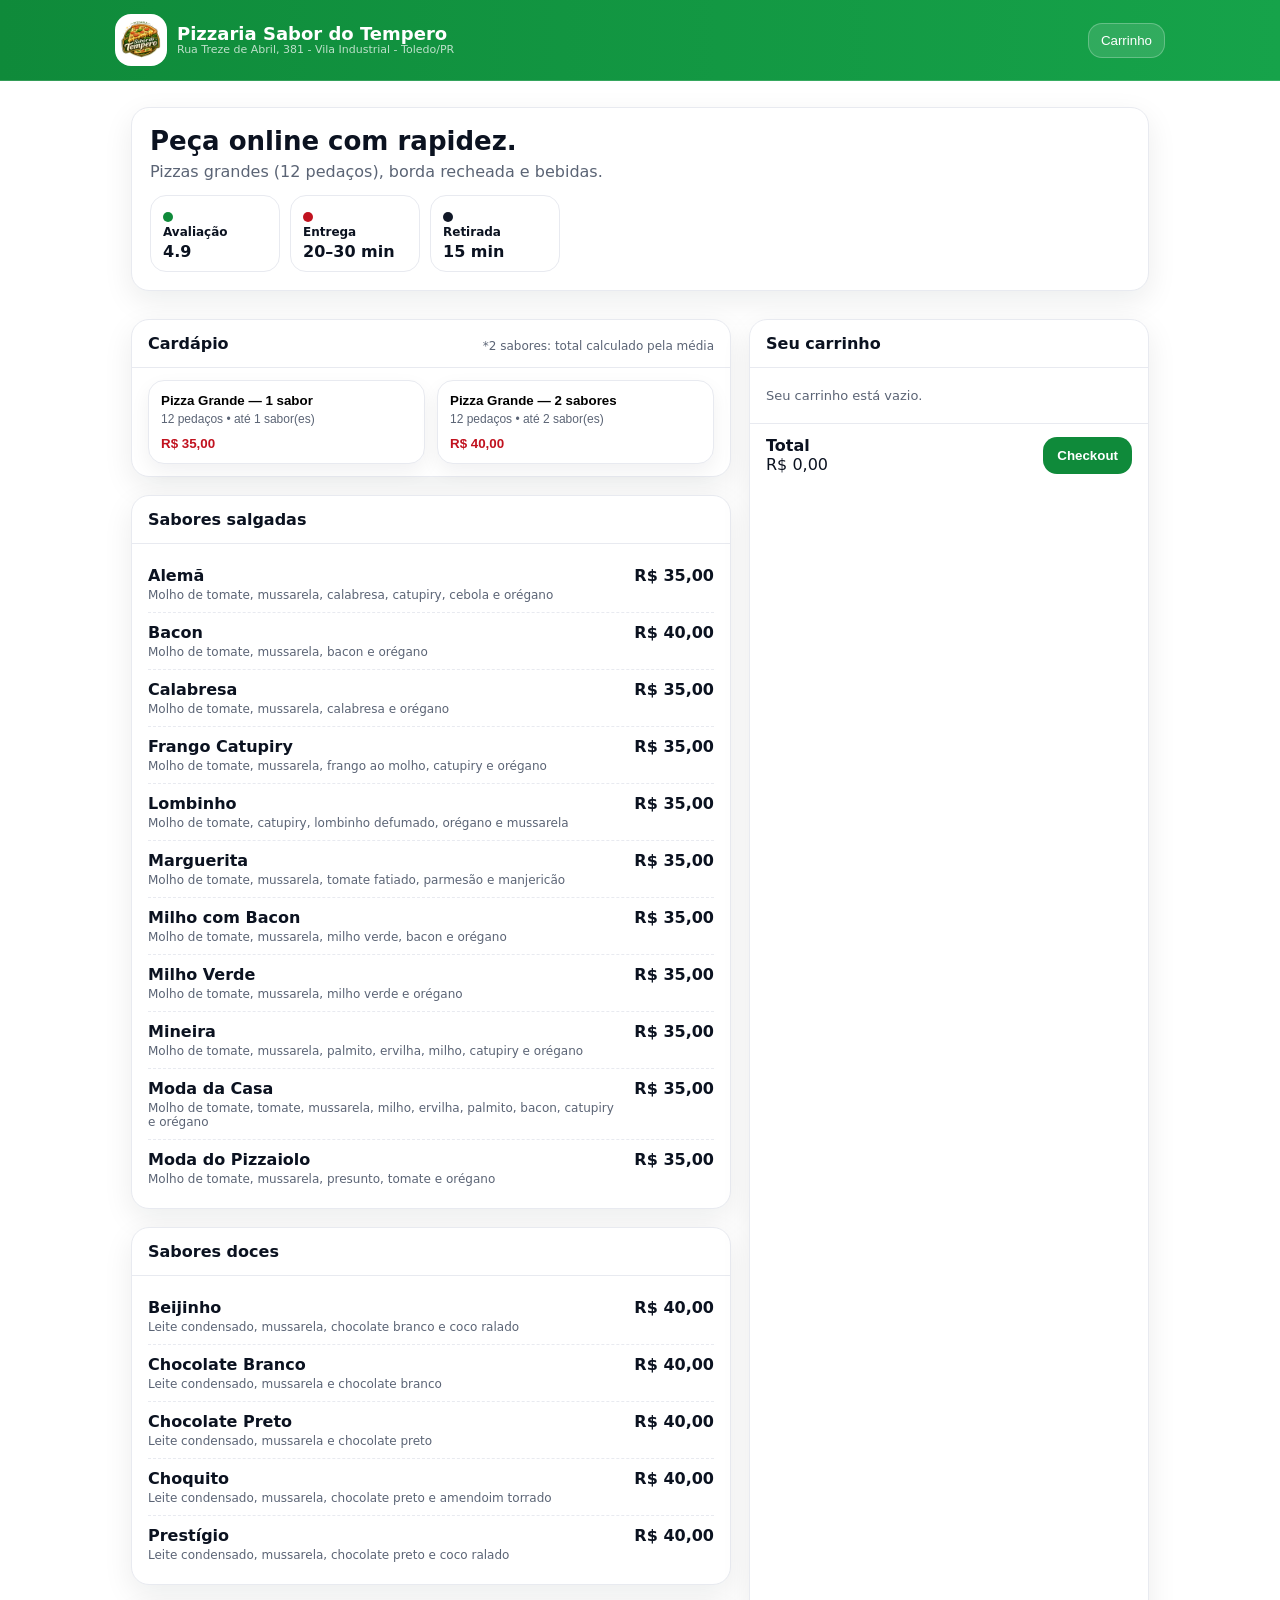
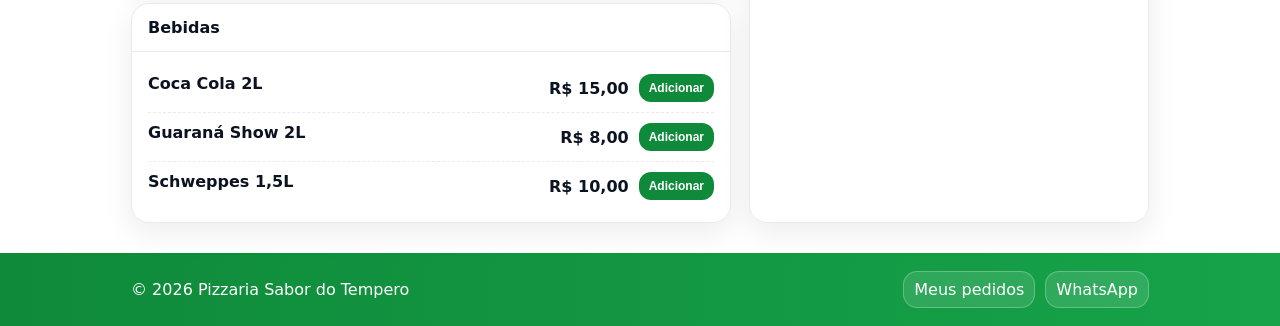
<file: index.html>
<!doctype html>
<html lang="pt-BR">
<head>
  <meta charset="UTF-8" />
  <meta name="viewport" content="width=device-width, initial-scale=1, viewport-fit=cover" />
  <title>Pizzaria Sabor do Tempero</title>
  <link rel="stylesheet" href="styles.css" />
</head>
<body data-page="home">
<header class="header">
  <div class="container headerInner">
    <div class="brand">
      <div class="logo"><img src="assets/logo.png" alt="Pizzaria Sabor do Tempero"/></div>
      <div class="brandText">
        <b>Pizzaria Sabor do Tempero</b>
        <span>Rua Treze de Abril, 381 - Vila Industrial - Toledo/PR</span>
      </div>
    </div>
    <div class="headerRight">
      <button class="iconBtn" id="goCheckout" type="button">
        Carrinho <span class="badge" id="cartBadge">0</span>
      </button>
    </div>
  </div>
</header>

<main class="container">
  <section class="hero">
    <div class="heroCard">
      <h1 class="hTitle">Peça online com rapidez.</h1>
      <p class="hSub">Pizzas grandes (12 pedaços), borda recheada e bebidas.</p>
      <div id="meta"></div>
    </div>
  </section>

  <div class="grid">
    <div>
      <section class="section">
        <div class="sectionHd">
          <h2>Cardápio</h2>
          <span>*2 sabores: total calculado pela média</span>
        </div>
        <div class="sectionBd">
          <div class="cards" id="sizes"></div>
        </div>
      </section>

      <section class="section" style="margin-top:18px">
        <div class="sectionHd"><h2>Sabores salgadas</h2><span></span></div>
        <div class="sectionBd" id="flavorsSalgadas"></div>
      </section>

      <section class="section" style="margin-top:18px">
        <div class="sectionHd"><h2>Sabores doces</h2><span></span></div>
        <div class="sectionBd" id="flavorsDoces"></div>
      </section>

      <section class="section" style="margin-top:18px">
        <div class="sectionHd"><h2>Bebidas</h2><span></span></div>
        <div class="sectionBd" id="drinks"></div>
      </section>
    </div>

    <aside class="section cart" id="cart">
      <div class="sectionHd"><h2>Seu carrinho</h2><span></span></div>
      <div class="cartBd" id="cartItems"></div>
      <div class="cartFooter">
        <div><b>Total</b><div id="cartTotal">R$ 0,00</div></div>
        <button class="btn" id="goCheckout" type="button">Checkout</button>
      </div>
    </aside>
  </div>
</main>

<footer class="footer">
  <div class="container footerInner">
    <div>© 2026 Pizzaria Sabor do Tempero</div>
    <div style="display:flex;gap:10px;flex-wrap:wrap">
      <a href="pedidos.html">Meus pedidos</a>
      <a href="https://wa.me/554598621838" target="_blank" rel="noreferrer">WhatsApp</a>
    </div>
  </div>
</footer>

<div class="modal" id="modal" aria-hidden="true">
  <div class="mBackdrop" id="mBackdrop"></div>
  <div class="mPanel" role="dialog" aria-modal="true" aria-label="Montar pizza">
    <div class="mHd">
      <div>
        <h3 id="mTitle">Pizza</h3>
        <p id="mHint"></p>
      </div>
      <button class="mClose" id="mClose" type="button">Fechar</button>
    </div>
    <div class="mBody">
      <div class="mTabs">
        <button class="tab active" id="tabS" type="button">Salgadas</button>
        <button class="tab" id="tabD" type="button">Doces</button>
      </div>

      <div class="pill">Selecionados: <b id="mSel">0</b></div>
      <div id="mFlavors"></div>

      <div class="mGrid">
        <div class="field">
          <label class="small">Borda</label>
          <select id="mCrust"></select>
        </div>
        <div class="field">
          <label class="small">Quantidade</label>
          <input id="mQty" type="number" min="1" value="1" />
        </div>
      </div>
    </div>

    <div class="mFooter">
      <div class="mTotal">
        <div class="pill">Unitário: <b id="mUnit">R$ 0,00</b></div>
        <div class="pill">Total: <b id="mTotal">R$ 0,00</b></div>
      </div>
      <button class="btn" id="mAdd" type="button">Adicionar ao carrinho</button>
    </div>
  </div>
</div>

<script src="app.js"></script>
</body>
</html>
</file>
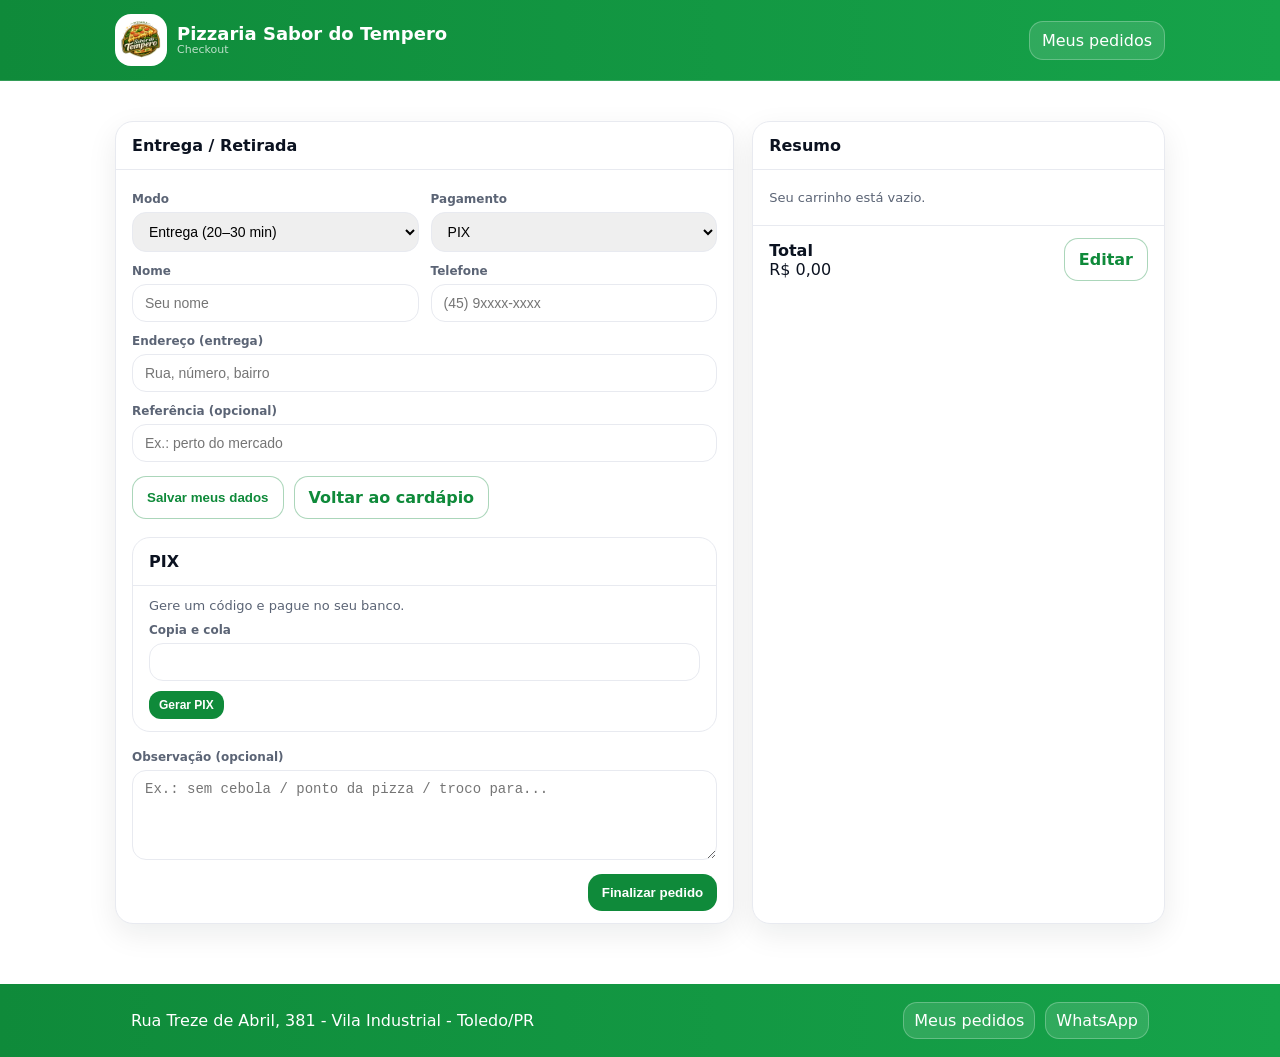
<file: checkout.html>
<!doctype html>
<html lang="pt-BR">
<head>
  <meta charset="UTF-8" />
  <meta name="viewport" content="width=device-width, initial-scale=1, viewport-fit=cover" />
  <title>Checkout • Pizzaria Sabor do Tempero</title>
  <link rel="stylesheet" href="styles.css" />
</head>
<body data-page="checkout">
<header class="header">
  <div class="container headerInner">
    <a class="brand" href="index.html">
      <div class="logo"><img src="assets/logo.png" alt="Pizzaria Sabor do Tempero"/></div>
      <div class="brandText">
        <b>Pizzaria Sabor do Tempero</b>
        <span>Checkout</span>
      </div>
    </a>
    <div class="headerRight">
      <a class="iconBtn" href="pedidos.html">Meus pedidos</a>
    </div>
  </div>
</header>

<main class="container" style="padding:22px 0 30px">
  <div class="grid checkoutGrid">
    <section class="section">
      <div class="sectionHd"><h2>Entrega / Retirada</h2><span></span></div>
      <div class="sectionBd">
        <div class="mGrid">
          <div class="field">
            <label class="small">Modo</label>
            <select id="modo">
              <option value="entrega">Entrega (20–30 min)</option>
              <option value="retirada">Retirada (15 min)</option>
            </select>
          </div>
          <div class="field">
            <label class="small">Pagamento</label>
            <select id="pagamento">
              <option value="pix">PIX</option>
              <option value="card">Cartão (na entrega)</option>
              <option value="cash">Dinheiro</option>
            </select>
          </div>
        </div>

        <div style="margin-top:12px" class="mGrid">
          <div class="field">
            <label class="small">Nome</label>
            <input id="nome" placeholder="Seu nome" />
          </div>
          <div class="field">
            <label class="small">Telefone</label>
            <input id="tel" placeholder="(45) 9xxxx-xxxx" />
          </div>
        </div>

        <div class="field" style="margin-top:12px">
          <label class="small">Endereço (entrega)</label>
          <input id="end" placeholder="Rua, número, bairro" />
        </div>

        <div class="field" style="margin-top:12px">
          <label class="small">Referência (opcional)</label>
          <input id="ref" placeholder="Ex.: perto do mercado" />
        </div>

        <div style="display:flex;gap:10px;flex-wrap:wrap;margin-top:14px">
          <button class="btn btnAlt" id="saveProfile" type="button">Salvar meus dados</button>
          <a class="btn btnAlt" href="index.html">Voltar ao cardápio</a>
        </div>

        <div id="pixBox" style="margin-top:18px">
          <div class="section" style="box-shadow:none">
            <div class="sectionHd"><h2>PIX</h2><span></span></div>
            <div class="sectionBd">
              <p style="margin:0 0 10px;color:var(--muted);font-size:13px">Gere um código e pague no seu banco.</p>
              <div class="field">
                <label class="small">Copia e cola</label>
                <input id="pixCode" readonly value="" />
              </div>
              <div style="display:flex;gap:10px;flex-wrap:wrap;margin-top:10px">
                <button class="btn btnSm" id="gerarPix" type="button">Gerar PIX</button>
                <span id="pixHint" style="color:var(--muted);font-size:12px"></span>
              </div>
            </div>
          </div>
        </div>

        <div id="cardBox" style="display:none;margin-top:18px">
          <div class="section" style="box-shadow:none">
            <div class="sectionHd"><h2>Cartão</h2><span></span></div>
            <div class="sectionBd">
              <p style="margin:0;color:var(--muted);font-size:13px">Pagamento no ato da entrega/retirada.</p>
            </div>
          </div>
        </div>

        <div id="cashBox" style="display:none;margin-top:18px">
          <div class="section" style="box-shadow:none">
            <div class="sectionHd"><h2>Dinheiro</h2><span></span></div>
            <div class="sectionBd">
              <p style="margin:0;color:var(--muted);font-size:13px">Se precisar de troco, informe na observação.</p>
            </div>
          </div>
        </div>

        <div class="field" style="margin-top:18px">
          <label class="small">Observação (opcional)</label>
          <textarea id="obs" placeholder="Ex.: sem cebola / ponto da pizza / troco para..."></textarea>
        </div>

        <div style="display:flex;justify-content:flex-end;margin-top:14px">
          <button class="btn" id="finalizar" type="button">Finalizar pedido</button>
        </div>
      </div>
    </section>

    <aside class="section cart" style="top:86px">
      <div class="sectionHd"><h2>Resumo</h2><span></span></div>
      <div class="cartBd" id="cartItems"></div>
      <div class="cartFooter">
        <div><b>Total</b><div id="cartTotal">R$ 0,00</div></div>
        <a class="btn btnAlt" href="index.html">Editar</a>
      </div>
    </aside>
  </div>
</main>

<footer class="footer">
  <div class="container footerInner">
    <div>Rua Treze de Abril, 381 - Vila Industrial - Toledo/PR</div>
    <div style="display:flex;gap:10px;flex-wrap:wrap">
      <a href="pedidos.html">Meus pedidos</a>
      <a href="https://wa.me/554598621838" target="_blank" rel="noreferrer">WhatsApp</a>
    </div>
  </div>
</footer>

<script src="app.js"></script>
</body>
</html>
</file>
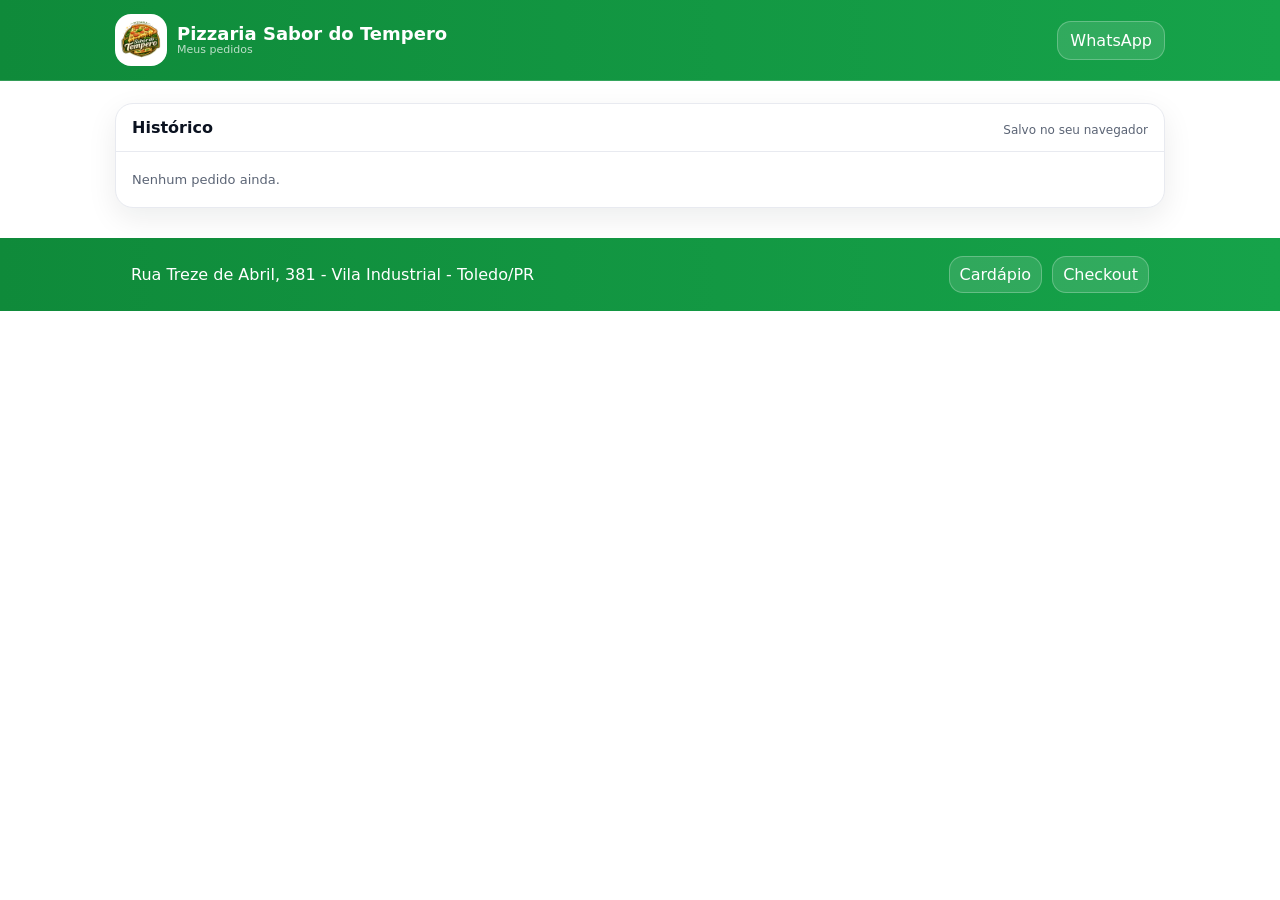
<file: pedidos.html>
<!doctype html>
<html lang="pt-BR">
<head>
  <meta charset="UTF-8" />
  <meta name="viewport" content="width=device-width, initial-scale=1, viewport-fit=cover" />
  <title>Meus pedidos • Pizzaria Sabor do Tempero</title>
  <link rel="stylesheet" href="styles.css" />
</head>
<body data-page="pedidos">
<header class="header">
  <div class="container headerInner">
    <a class="brand" href="index.html">
      <div class="logo"><img src="assets/logo.png" alt="Pizzaria Sabor do Tempero"/></div>
      <div class="brandText">
        <b>Pizzaria Sabor do Tempero</b>
        <span>Meus pedidos</span>
      </div>
    </a>
    <div class="headerRight">
      <a class="iconBtn" id="waLink" target="_blank" rel="noreferrer">WhatsApp</a>
    </div>
  </div>
</header>

<main class="container" style="padding:22px 0 30px">
  <section class="section">
    <div class="sectionHd"><h2>Histórico</h2><span>Salvo no seu navegador</span></div>
    <div class="sectionBd" id="orders"></div>
  </section>
</main>

<footer class="footer">
  <div class="container footerInner">
    <div>Rua Treze de Abril, 381 - Vila Industrial - Toledo/PR</div>
    <div style="display:flex;gap:10px;flex-wrap:wrap">
      <a href="index.html">Cardápio</a>
      <a href="checkout.html">Checkout</a>
    </div>
  </div>
</footer>

<script src="app.js"></script>
</body>
</html>
</file>
<file: styles.css>
/* Pizzaria Sabor do Tempero - tema Itália (verde/branco/vermelho) */
:root{
  --bg:#ffffff;
  --text:#0b1220;
  --muted:#5b6475;
  --green:#0f8a3a;
  --red:#c1121f;
  --line:#e8eaf0;
  --card:#ffffff;
  --shadow: 0 10px 30px rgba(10,20,30,.08);
  --radius:18px;
}
*{box-sizing:border-box}
html,body{margin:0;padding:0;font-family:system-ui,-apple-system,Segoe UI,Roboto,Arial,sans-serif;color:var(--text);background:var(--bg)}
a{color:inherit;text-decoration:none}
.container{max-width:1050px;margin:0 auto;padding:0 16px}

.header{
  position:sticky;top:0;z-index:50;
  background:linear-gradient(90deg,var(--green),#16a34a);
  color:#fff;border-bottom:1px solid rgba(255,255,255,.15);
}
.headerInner{display:flex;align-items:center;justify-content:space-between;padding:14px 0;gap:14px}
.brand{display:flex;align-items:center;gap:10px}
.logo{
  width:52px;height:52px;border-radius:16px;
  background:#fff;display:grid;place-items:center;color:var(--green);
  font-weight:900;letter-spacing:.5px;
}
.logo img{width:100%;height:100%;object-fit:contain;border-radius:16px;display:block}

.brandText{line-height:1.1;min-width:0}
.brandText b{display:block;font-size:18px;font-weight:900}
.brandText span{
  display:block;
  font-size:11px;
  opacity:.72;
  white-space:normal;
  overflow:visible;
  text-overflow:clip;
  max-width:72vw;
}
.headerRight{display:flex;align-items:center;gap:10px}
.badge{
  display:none;
  min-width:22px;height:22px;border-radius:999px;
  background:var(--red);color:#fff;font-weight:800;font-size:12px;
  align-items:center;justify-content:center;padding:0 7px
}
.iconBtn{
  border:1px solid rgba(255,255,255,.25);
  background:rgba(255,255,255,.12);
  color:#fff;border-radius:14px;padding:9px 12px;
  display:flex;align-items:center;gap:8px;cursor:pointer
}
.iconBtn:hover{background:rgba(255,255,255,.18)}

.hero{padding:26px 0 10px}
.heroCard{
  border:1px solid var(--line);border-radius:var(--radius);background:var(--card);
  box-shadow:var(--shadow);padding:18px
}
.hTitle{font-size:26px;margin:0 0 6px}
.hSub{margin:0;color:var(--muted)}
.metaRow{display:flex;gap:10px;flex-wrap:wrap;margin-top:14px}
.metaItem{
  border:1px solid var(--line);border-radius:16px;padding:10px 12px;min-width:130px
}
.metaItem b{display:block;font-size:12px}
.metaItem div{font-weight:800;margin-top:3px}
.dot{display:inline-block;width:10px;height:10px;border-radius:999px;background:#111827;margin-right:8px;vertical-align:middle}
.dot.green{background:var(--green)}
.dot.red{background:var(--red)}

.grid{display:grid;grid-template-columns:1.2fr .8fr;gap:18px;margin:18px 0 30px}
@media (max-width: 920px){.grid{grid-template-columns:1fr}}

.section{border:1px solid var(--line);border-radius:var(--radius);background:#fff;box-shadow:var(--shadow)}
.sectionHd{padding:14px 16px;border-bottom:1px solid var(--line);display:flex;align-items:end;justify-content:space-between;gap:10px}
.sectionHd h2{margin:0;font-size:16px}
.sectionHd span{color:var(--muted);font-size:12px}
.sectionBd{padding:12px 16px}

.cards{display:grid;grid-template-columns:repeat(2,minmax(0,1fr));gap:12px}
@media (max-width:560px){.cards{grid-template-columns:1fr}}

.card{
  border:1px solid var(--line);border-radius:16px;background:#fff;
  padding:12px;text-align:left;box-shadow:0 8px 20px rgba(10,20,30,.06)
}
.cardBtn{cursor:pointer}
.cardBtn:hover{border-color:rgba(15,138,58,.35)}
.cardTitle{font-weight:900}
.cardSub{color:var(--muted);font-size:12px;margin-top:4px}
.cardPrice{margin-top:10px;font-weight:900;color:var(--red)}

.item{display:flex;gap:12px;justify-content:space-between;align-items:flex-start;border-top:1px dashed var(--line);padding:10px 0}
.item:first-child{border-top:0}
.itemMain{min-width:0}
.itemName{font-weight:800}
.itemDesc{color:var(--muted);font-size:12px;margin-top:3px}
.itemRight{display:flex;align-items:center;gap:10px}
.itemPrice{font-weight:900;white-space:nowrap}

.btn{
  background:var(--green);color:#fff;border:0;border-radius:14px;
  padding:11px 14px;font-weight:900;cursor:pointer
}
.btn:hover{filter:brightness(1.03)}
.btnAlt{background:#fff;color:var(--green);border:1px solid rgba(15,138,58,.35)}
.btnSm{padding:7px 10px;border-radius:12px;font-size:12px}
.link{background:transparent;border:0;color:var(--muted);cursor:pointer;font-size:12px;padding:0}
.link:hover{color:var(--red)}

.cart{position:sticky;top:86px}
.cartBd{padding:12px 16px}
.cartItem{display:flex;gap:12px;justify-content:space-between;align-items:flex-start;border-top:1px dashed var(--line);padding:10px 0}
.cartItem:first-child{border-top:0}
.cartMain{min-width:0}
.cartTitle{font-weight:900}
.cartSub{color:var(--muted);font-size:12px;margin-top:3px}
.cartRight{text-align:right}
.cartPrice{font-weight:900;white-space:nowrap}
.cartFooter{border-top:1px solid var(--line);padding:12px 16px;display:flex;align-items:center;justify-content:space-between;gap:12px}
.empty{color:var(--muted);font-size:13px;padding:8px 0}

.footer{
  background:linear-gradient(90deg,var(--green),#16a34a);
  color:#fff;padding:18px 0
}
.footerInner{display:flex;align-items:center;justify-content:space-between;gap:14px;flex-wrap:wrap}
.footer a{border:1px solid rgba(255,255,255,.25);padding:8px 10px;border-radius:14px;background:rgba(255,255,255,.12)}
.footer a:hover{background:rgba(255,255,255,.18)}

/* Modal */
.modal{position:fixed;inset:0;display:none;z-index:100}
.modal.open{display:block}
.mBackdrop{position:absolute;inset:0;background:rgba(0,0,0,.35)}
.mPanel{
  position:relative;
  width:min(860px, calc(100% - 22px));
  margin:5vh auto;
  background:#fff;border-radius:22px;box-shadow:var(--shadow);
  overflow:hidden;border:1px solid var(--line);
  max-height:90vh;
  display:flex;
  flex-direction:column;
}

.mHd{display:flex;align-items:flex-start;justify-content:space-between;gap:12px;padding:14px 16px;border-bottom:1px solid var(--line)}
.mHd h3{margin:0;font-size:16px}
.mHd p{margin:4px 0 0;color:var(--muted);font-size:12px}
.mClose{border:0;background:#fff;border-radius:12px;padding:8px 10px;cursor:pointer}
.mBody{padding:12px 16px; flex:1; overflow:auto;}
.mTabs{display:flex;gap:8px;margin-bottom:10px}
.tab{border:1px solid var(--line);background:#fff;border-radius:999px;padding:8px 12px;cursor:pointer;font-weight:900;font-size:12px}
.tab.active{border-color:rgba(15,138,58,.35);color:var(--green)}
.pick{
  /* layout estável: checkbox | texto (cresce) | preço */
  display:grid;
  grid-template-columns: 22px 1fr auto;
  align-items:center;
  column-gap:12px;
  border:1px solid var(--line);
  border-radius:16px;
  padding:10px 12px;
  margin:8px 0;
}
.pick input{margin:0}
.pickText{display:flex;flex-direction:column;gap:2px;min-width:0}
.pickName{font-weight:900}
.pickDesc{color:var(--muted);font-size:12px}
.pickPrice{font-weight:900;white-space:nowrap}

.mGrid{display:grid;grid-template-columns:1fr 1fr;gap:12px;margin-top:10px}
@media (max-width:720px){.mGrid{grid-template-columns:1fr}}
.field{display:flex;flex-direction:column;gap:6px}
label.small{font-size:12px;color:var(--muted);font-weight:800}
select,input,textarea{
  border:1px solid var(--line);border-radius:14px;padding:10px 12px;font-size:14px;outline:none
}
textarea{min-height:90px;resize:vertical}
.mFooter{
  border-top:1px solid var(--line);padding:12px 16px;
  display:flex;align-items:center;justify-content:space-between;gap:12px;flex-wrap:wrap
}
.mTotal{display:flex;align-items:center;gap:12px;flex-wrap:wrap}
.pill{border:1px solid var(--line);border-radius:999px;padding:7px 10px;font-weight:900;font-size:12px}
.pill b{color:var(--red)}

/* Orders */
.order{border:1px solid var(--line);border-radius:18px;padding:12px 14px;margin:10px 0;box-shadow:0 8px 18px rgba(10,20,30,.05)}
.orderTop{display:flex;justify-content:space-between;gap:12px;align-items:flex-start}
.orderId{font-weight:1000}
.orderMeta{color:var(--muted);font-size:12px;margin-top:3px}
.orderTotal{font-weight:1000;color:var(--red)}
.orderItems{margin-top:10px;color:var(--text)}
.orderItem{font-size:13px;margin:3px 0}
.orderStatus{margin-top:10px;color:var(--muted);font-size:13px}

@media (max-height:700px){
  .mPanel{margin:2vh auto; max-height:96vh}
}


/* Mobile fixes (checkout/header) */
@media (max-width:520px){
  .headerInner{flex-wrap:wrap;align-items:flex-start}
  .headerRight{width:100%;display:flex;justify-content:flex-end}
  .iconBtn{padding:8px 10px;font-size:13px}
  .logo{width:46px;height:46px;border-radius:14px}
  .logo img{border-radius:14px}
  .brandText b{font-size:16px}
  .brandText span{
    font-size:11px;
    opacity:.65;
    display:-webkit-box;
    -webkit-line-clamp:2;
    -webkit-box-orient:vertical;
    overflow:hidden;
  }
}


/* Checkout: on mobile show Resumo first, then Entrega/Pagamento */
@media (max-width: 920px){
  .checkoutGrid{display:flex;flex-direction:column}
  .checkoutGrid .cart{order:-1}
  /* no mobile: summary must scroll with the page (avoid covering content) */
  .cart{position:static;top:auto}
}
</file>
